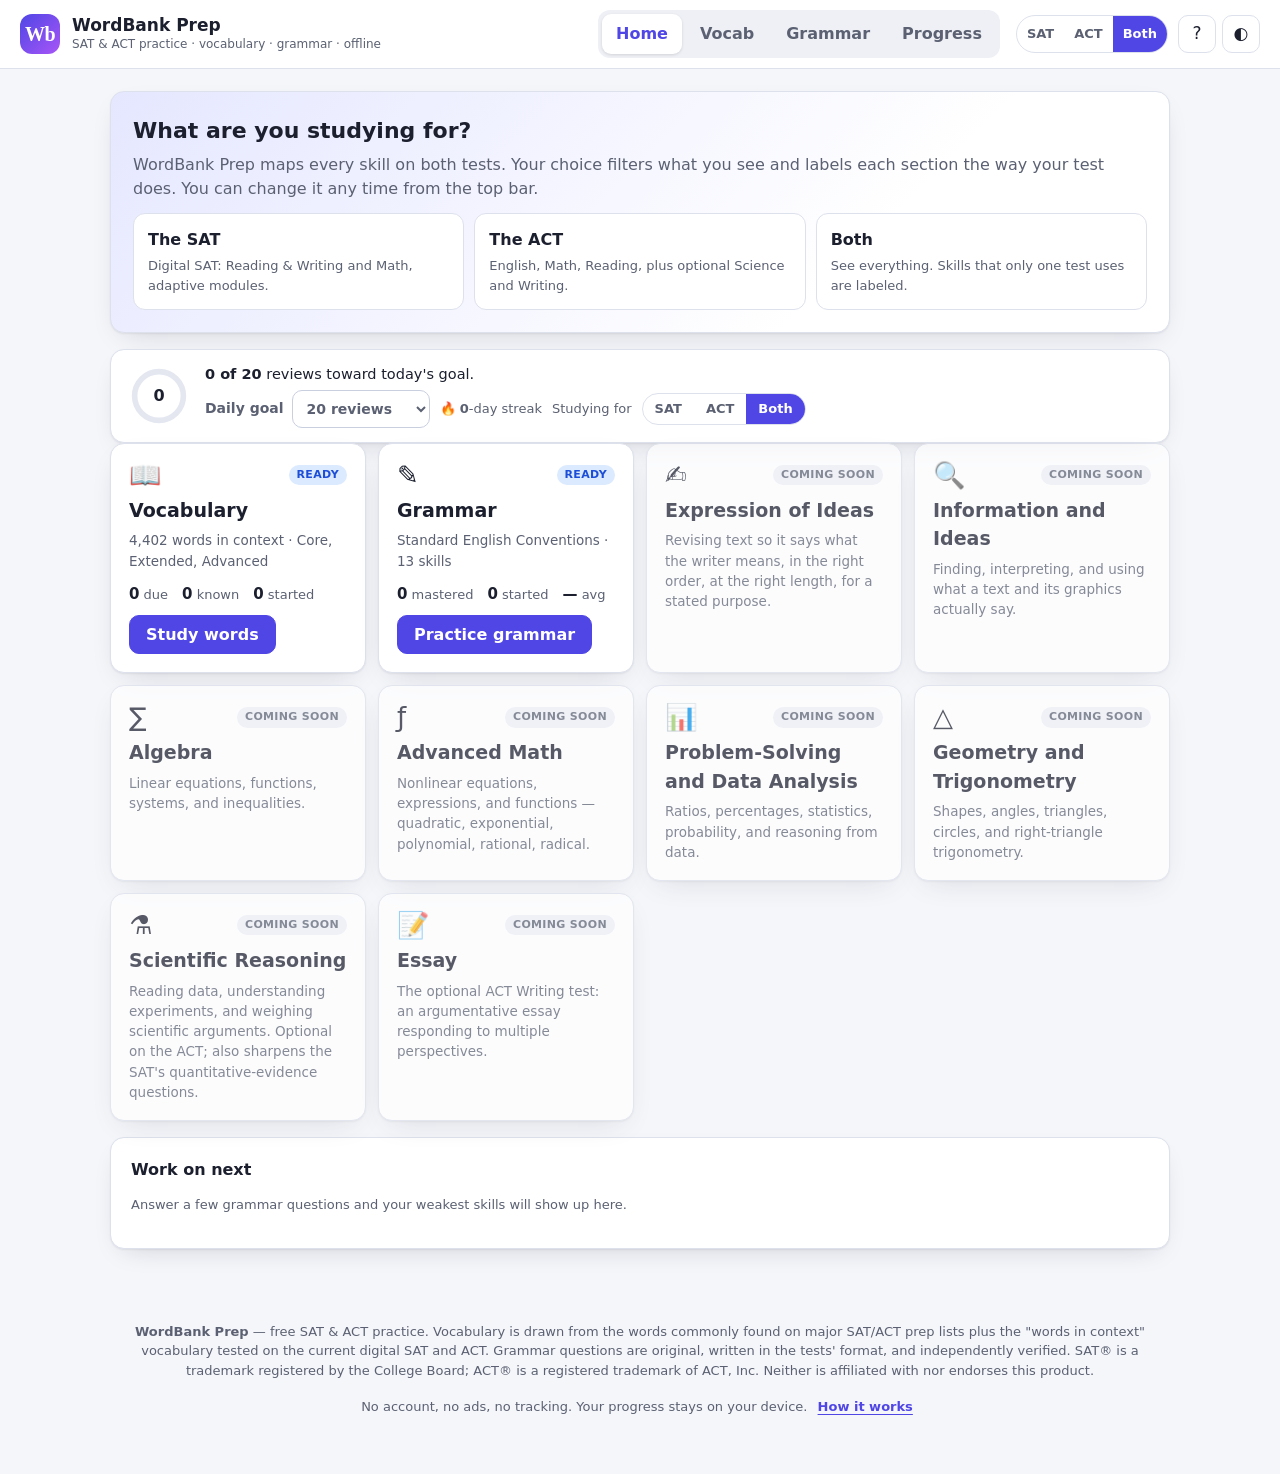
<file: index.html>
<!DOCTYPE html>
<html lang="en">
<head>
<meta charset="utf-8">
<meta name="viewport" content="width=device-width, initial-scale=1, viewport-fit=cover">
<title>WordBank Prep — SAT &amp; ACT Practice</title>
<meta name="description" content="Free SAT and ACT practice: 4,402 vocabulary words with spaced-repetition flashcards, 431 verified grammar questions with worked explanations, quizzes, and a matching game. Installs on your phone and works offline.">
<link rel="canonical" href="https://corychixson.github.io/wordbank-prep/">
<meta name="theme-color" content="#ffffff" id="themeColor">
<meta name="color-scheme" content="light dark">
<meta property="og:type" content="website">
<meta property="og:title" content="WordBank Prep — SAT &amp; ACT Practice">
<meta property="og:description" content="4,402 vocabulary words and 431 verified grammar questions with worked explanations. Spaced-repetition flashcards, skill drills, quizzes. Free, installs on your phone, works offline.">
<meta property="og:url" content="https://corychixson.github.io/wordbank-prep/">
<meta property="og:image" content="https://corychixson.github.io/wordbank-prep/og-image.png">
<meta property="og:image:width" content="1200">
<meta property="og:image:height" content="630">
<meta name="twitter:card" content="summary_large_image">
<meta name="twitter:title" content="WordBank Prep — SAT &amp; ACT Practice">
<meta name="twitter:description" content="4,402 words, 431 verified grammar questions, spaced repetition, quizzes. Free and works offline.">
<meta name="twitter:image" content="https://corychixson.github.io/wordbank-prep/og-image.png">
<link rel="manifest" href="manifest.webmanifest">
<link rel="icon" href="favicon.ico" sizes="any">
<link rel="icon" href="icon.svg" type="image/svg+xml">
<link rel="apple-touch-icon" href="apple-touch-icon.png">
<meta name="apple-mobile-web-app-capable" content="yes">
<meta name="apple-mobile-web-app-status-bar-style" content="default">
<meta name="apple-mobile-web-app-title" content="WordBank">
<meta name="mobile-web-app-capable" content="yes">
<meta name="format-detection" content="telephone=no">
<link rel="stylesheet" href="app.css?v=53917fcc3f">
<script defer src="app.js?v=53917fcc3f"></script>
<script type="application/ld+json">
{"@context":"https://schema.org","@type":"WebApplication","name":"WordBank Prep","url":"https://corychixson.github.io/wordbank-prep/","applicationCategory":"EducationalApplication","operatingSystem":"Any","offers":{"@type":"Offer","price":"0","priceCurrency":"USD"},"description":"SAT and ACT practice: 4,402 vocabulary words with spaced repetition and 431 verified grammar questions with worked explanations."}
</script>
</head>
<body>
<div id="splash"><div class="splash-inner"><div class="splash-logo">Wb</div><h1>WordBank Prep</h1><p>SAT &amp; ACT practice</p><div class="splash-dots"><i></i><i></i><i></i></div></div></div>
<a class="skip" href="#main">Skip to content</a>

<div class="statusbars">
  <div class="statusbar offline" id="offlineBar" hidden>You're offline — everything you've opened still works, and your progress is saved on this device.</div>
  <div class="statusbar update" id="updateBar" hidden>A new version is ready. <button class="linkbtn" id="updateBtn">Refresh now</button></div>
</div>

<header class="topbar">
  <div class="brand">
    <div class="logo" aria-hidden="true">Wb</div>
    <div><h1>WordBank Prep</h1><p class="sub">SAT &amp; ACT practice · vocabulary · grammar · offline</p></div>
  </div>
  <nav class="tabs" role="tablist" aria-label="Sections">
    <button class="tab active" role="tab" data-view="home" aria-selected="true">Home</button>
    <button class="tab" role="tab" data-view="vocab" aria-selected="false">Vocab</button>
    <button class="tab" role="tab" data-view="grammar" aria-selected="false">Grammar</button>
    <button class="tab" role="tab" data-view="progress" aria-selected="false">Progress</button>
  </nav>
  <div class="topbar-actions">
    <div class="seg focus-seg" role="group" aria-label="Studying for"><button data-focus="sat">SAT</button><button data-focus="act">ACT</button><button data-focus="both" class="on">Both</button></div>
    <button class="btn sm install" id="installBtn" hidden>⤓ Install app</button>
    <button class="iconbtn" id="helpBtn" aria-label="Help" title="Help">?</button>
    <button class="iconbtn" id="themeToggle" aria-label="Toggle dark mode" title="Toggle dark mode">◐</button>
  </div>
</header>

<main id="main">

  <!-- ================= HOME ================= -->
  <section id="view-home" class="view active" role="tabpanel">
    <div class="welcome" id="onboard">
      <h2>What are you studying for?</h2>
      <p>WordBank Prep maps every skill on both tests. Your choice filters what you see and labels each section the way your test does. You can change it any time from the top bar.</p>
      <div class="startgrid">
        <button class="startcard" data-focus="sat"><b>The SAT</b><span>Digital SAT: Reading &amp; Writing and Math, adaptive modules.</span></button>
        <button class="startcard" data-focus="act"><b>The ACT</b><span>English, Math, Reading, plus optional Science and Writing.</span></button>
        <button class="startcard" data-focus="both"><b>Both</b><span>See everything. Skills that only one test uses are labeled.</span></button>
      </div>
    </div>

    <div class="panel install-card" id="installCard" hidden>
      <div class="row between">
        <div><h2>Put WordBank on your home screen</h2><p class="lead">Install it once and it opens full-screen with its own icon — and keeps working with no internet, so you can study on the bus.</p></div>
        <div class="row"><button class="btn primary" id="installCardBtn">Install app</button><button class="btn ghost sm" id="installDismiss">Not now</button></div>
      </div>
    </div>

    <div class="panel goalpanel" id="goalPanel">
      <div class="goalwrap">
        <div class="goalring" id="goalRing"></div>
        <div class="grow">
          <div id="goalLabel" class="goaltext"></div>
          <div class="row"><label class="opt small">Daily goal
            <select class="sel sm" id="goalSel"><option value="10">10 reviews</option><option value="20">20 reviews</option><option value="30">30 reviews</option><option value="50">50 reviews</option><option value="100">100 reviews</option></select>
          </label><span class="small muted" id="homeStreak"></span><span class="small muted">Studying for</span><div class="seg focus-seg-home" role="group" aria-label="Studying for"><button data-focus="sat">SAT</button><button data-focus="act">ACT</button><button data-focus="both" class="on">Both</button></div></div>
        </div>
      </div>
    </div>

    <div class="dgrid" id="domainGrid"></div>
    <div class="panel" id="homeWeak"></div>
  </section>

  <!-- ================= VOCAB ================= -->
  <section id="view-vocab" class="view" role="tabpanel">
    <nav class="subtabs" aria-label="Vocabulary modes">
      <button class="vtab active" data-sub="flashcards">Flashcards</button>
      <button class="vtab" data-sub="quiz">Quiz</button>
      <button class="vtab" data-sub="match">Match</button>
      <button class="vtab" data-sub="list">Word list</button>
    </nav>

    <section class="filterbar" aria-label="Word filters" id="filterbar">
      <button class="chip ftoggle" id="filterToggle" aria-expanded="false" aria-controls="filterbar">Filters ▾</button>
      <div class="fgroup" id="tierChips">
        <span class="flabel">Tier</span>
        <button class="chip t1 on" data-tier="1" aria-pressed="true">Core <span class="n" data-count="t1"></span></button>
        <button class="chip t2 on" data-tier="2" aria-pressed="true">Extended <span class="n" data-count="t2"></span></button>
        <button class="chip t3 on" data-tier="3" aria-pressed="true">Advanced <span class="n" data-count="t3"></span></button>
      </div>
      <div class="fgroup popwrap">
        <button class="chip" id="letterBtn" aria-haspopup="true" aria-expanded="false">Letters: <span id="letterLbl">All</span> ▾</button>
        <div class="popover" id="letterPop" hidden>
          <div class="row" id="letterRow"></div>
          <div class="row"><button class="btn sm" data-letters="all">All</button><button class="btn sm" data-letters="none">None</button><span class="muted small">Tip: pick a few letters to study in alphabetical chunks.</span></div>
        </div>
      </div>
      <div class="fgroup popwrap">
        <button class="chip" id="moreBtn" aria-haspopup="true" aria-expanded="false">More ▾</button>
        <div class="popover" id="morePop" hidden>
          <div class="poptitle">Part of speech</div>
          <div class="row" id="posRow"><button class="chip on" data-pos="adj" aria-pressed="true">Adjectives</button><button class="chip on" data-pos="n" aria-pressed="true">Nouns</button><button class="chip on" data-pos="v" aria-pressed="true">Verbs</button><button class="chip on" data-pos="other" aria-pressed="true">Other</button></div>
          <div class="poptitle">Your progress</div>
          <div class="row" id="statusRow"><button class="chip on" data-status="new" aria-pressed="true">New</button><button class="chip on" data-status="learning" aria-pressed="true">Learning</button><button class="chip on" data-status="known" aria-pressed="true">Known</button><button class="chip on" data-status="mastered" aria-pressed="true">Mastered</button></div>
        </div>
      </div>
      <div class="fcount"><b id="filterCount">0</b> words for <span id="focusLbl">SAT &amp; ACT</span> · <button class="linkbtn" id="resetFilters">Reset filters</button></div>
    </section>

    <!-- flashcards -->
    <div class="vsub active" id="vsub-flashcards">
      <div class="welcome" id="welcome">
        <h2>Where would you like to start?</h2>
        <p>Every word a student is likely to meet on the major SAT and ACT vocabulary lists, sorted into three priority tiers. Pick a starting point — you can change it any time in the filter bar.</p>
        <div class="startgrid">
          <button class="startcard" data-start="1"><b>Start with Core</b><span><span data-count="t1"></span> highest-frequency words tested again and again. Master these first.</span></button>
          <button class="startcard" data-start="12"><b>Core + Extended</b><span><span data-count="t12"></span> words — the full set found on standard prep lists.</span></button>
          <button class="startcard" data-start="123"><b>Everything</b><span><span data-count="all"></span> words including advanced vocabulary for top scorers.</span></button>
        </div>
      </div>
      <div class="panel fc-setup" id="fcSetup">
        <h2>Flashcards</h2>
        <p class="lead">Flip the card, then rate how well you knew it. Words you miss come back sooner; words you know come back later.</p>
        <div class="row">
          <label class="opt">Deck<select class="sel" id="fcDeck"><option value="smart">Smart review (due words + new words)</option><option value="new">New words only</option><option value="due">Due for review</option><option value="missed">Words I've missed</option><option value="all">Everything selected (shuffled)</option></select></label>
          <label class="opt">Session size<select class="sel" id="fcSize"><option value="10">10 cards</option><option value="20" selected>20 cards</option><option value="30">30 cards</option><option value="50">50 cards</option><option value="100">100 cards</option><option value="all">All</option></select></label>
          <label class="opt">Front of card<select class="sel" id="fcFront"><option value="word">Word</option><option value="def">Definition</option><option value="ex">Example sentence</option></select></label>
          <button class="btn primary lg" id="fcStart">Start session</button>
        </div>
        <div class="deckinfo" id="fcDeckInfo"></div>
      </div>
      <div class="fc-stage" id="fcStage" hidden>
        <div class="fc-progress"><span id="fcCounter">1 / 20</span><div class="pbar"><div id="fcBar"></div></div><span id="fcQueueInfo"></span><button class="btn sm ghost" id="fcEnd">End session</button></div>
        <div class="cardwrap">
          <div class="card" id="fcCard" tabindex="0" role="button" aria-label="Flashcard. Press space or click to flip. Swipe right if you knew it, left if you missed it.">
            <div class="swipe-tint" id="swipeHint"></div>
            <div class="card-inner"><div class="card-face front" id="fcFrontFace"></div><div class="card-face back" id="fcBackFace"></div></div>
          </div>
        </div>
        <div class="fc-actions"><button class="rate again" id="rateAgain">Missed it <kbd>1</kbd></button><button class="rate hard" id="rateHard">Hard <kbd>2</kbd></button><button class="rate good" id="rateGood">Got it <kbd>3</kbd></button></div>
        <div class="fc-secondary"><button class="btn sm ghost" id="fcFlip">Flip <kbd>Space</kbd></button><button class="btn sm ghost" id="fcUndo">Undo</button><button class="btn sm ghost" id="fcSkip">Skip</button><label class="opt"><input type="checkbox" id="fcAuto"> Auto-flip after 3s</label></div>
        <p class="swipetip">Tap the card to flip · swipe <b>right</b> if you knew it, <b>left</b> if you missed it</p>
      </div>
      <div class="panel fc-summary" id="fcSummary" hidden>
        <h2>Session complete</h2><p class="lead" id="fcSummaryLead"></p><div class="stats" id="fcStats"></div><div id="fcMissed"></div>
        <div class="row"><button class="btn primary" id="fcAgain">Start another session</button><button class="btn" id="fcReviewMissed">Review the words I missed</button></div>
      </div>
    </div>

    <!-- quiz -->
    <div class="vsub" id="vsub-quiz">
      <div class="panel" id="qSetup">
        <h2>Vocabulary quiz</h2>
        <p class="lead">Pick the word that fits a sentence, or match words and meanings. Answers you miss are flagged for review in Flashcards.</p>
        <div class="row">
          <label class="opt">Question type<select class="sel" id="qType"><option value="mixed">Mixed</option><option value="blank">Fill in the blank (sentence)</option><option value="d2w">Definition → word</option><option value="w2d">Word → definition</option></select></label>
          <label class="opt">Questions<select class="sel" id="qCount"><option value="10" selected>10</option><option value="20">20</option><option value="30">30</option><option value="50">50</option></select></label>
          <label class="opt">Words<select class="sel" id="qPool"><option value="filtered">All selected words</option><option value="studied">Words I've studied</option><option value="missed">Words I've missed</option></select></label>
          <button class="btn primary lg" id="qStart">Start quiz</button>
        </div>
        <div class="deckinfo" id="qInfo"></div>
        <hr class="sep">
        <div class="row between challenge-row">
          <div><h3 class="ch-h">Challenge a friend</h3><p class="lead" style="margin:0">You take the quiz first, then send a link. Your friend gets the <b>exact same questions</b> and sees who won. No account needed — it works over text or AirDrop.</p></div>
          <button class="btn primary" id="chStart">Create a challenge</button>
        </div>
      </div>
      <div class="panel" id="qStage" hidden>
        <div class="q-head"><span id="qProgress">Question 1 of 10</span><span class="score" id="qScore">Score: 0</span><button class="btn sm ghost" id="qQuit">Quit</button></div>
        <div class="q-type" id="qTypeLbl"></div><div class="q-prompt" id="qPrompt"></div><div class="opts" id="qOpts"></div><div id="qFeedback" hidden></div>
        <div class="row" style="margin-top:14px;justify-content:flex-end"><button class="btn primary" id="qNext" hidden>Next <kbd>Enter</kbd></button></div>
      </div>
      <div class="panel" id="qSummary" hidden>
        <h2>Quiz results</h2><div class="bigscore" id="qBig"></div><p class="lead" id="qSummaryLead"></p><div id="qMissedWrap"></div>
        <div class="row" style="margin-top:14px"><button class="btn primary" id="qRetryMissed">Retry missed questions</button><button class="btn" id="qNew">New quiz</button><button class="btn" id="chStartQuiz">Challenge a friend</button></div>
      </div>
    </div>

    <!-- match -->
    <div class="vsub" id="vsub-match">
      <div class="panel" id="mSetup">
        <h2>Matching game</h2><p class="lead">Match each word to its definition as fast as you can. Tap a word, then its meaning.</p>
        <div class="row">
          <label class="opt">Pairs<select class="sel" id="mPairs"><option value="4">4</option><option value="6" selected>6</option><option value="8">8</option><option value="10">10</option></select></label>
          <label class="opt">Words<select class="sel" id="mPool"><option value="filtered">All selected words</option><option value="studied">Words I've studied</option><option value="missed">Words I've missed</option></select></label>
          <button class="btn primary lg" id="mStart">Start game</button>
        </div>
        <div class="deckinfo" id="mBest"></div>
      </div>
      <div class="panel" id="mStage" hidden>
        <div class="m-head"><span>⏱ <b id="mTimer">0.0s</b></span><span>Mistakes: <b id="mMistakes">0</b></span><span>Matched: <b id="mMatched">0</b>/<span id="mTotal">6</span></span><button class="btn sm ghost" id="mQuit">Quit</button></div>
        <div class="m-board"><div class="m-col" id="mWords"></div><div class="m-col" id="mDefs"></div></div>
      </div>
      <div class="panel" id="mSummary" hidden>
        <h2>Nice work!</h2><p class="lead" id="mSummaryLead"></p><div id="mReview"></div>
        <div class="row" style="margin-top:14px"><button class="btn primary" id="mAgain">Play again</button><button class="btn" id="mBack">Change settings</button></div>
      </div>
    </div>

    <!-- list -->
    <div class="vsub" id="vsub-list">
      <div class="panel">
        <div class="row between"><div><h2>Word list</h2><p class="lead" id="listLead">Browse, search, and mark words. Filters above apply here too.</p></div><div class="row"><button class="btn sm" id="exportCsv">Export CSV</button><button class="btn sm" id="printList">Print list</button></div></div>
        <div class="list-tools">
          <div class="search"><span class="ico">⌕</span><input class="inp" type="search" id="searchBox" placeholder="Search words, definitions, synonyms…" aria-label="Search words"></div>
          <label class="opt">Sort<select class="sel" id="sortSel"><option value="az">A → Z</option><option value="tier">Priority (Core first)</option><option value="status">Progress (weakest first)</option><option value="recent">Recently studied</option></select></label>
          <label class="opt">Per page<select class="sel" id="pageSize"><option value="50">50</option><option value="100" selected>100</option><option value="250">250</option></select></label>
          <button class="btn sm ghost" id="expandAll">Expand all</button>
        </div>
        <div class="wl" id="wordList"></div><div class="pager" id="pager"></div>
      </div>
    </div>
  </section>

  <!-- ================= GRAMMAR ================= -->
  <section id="view-grammar" class="view" role="tabpanel">
    <div id="grOverview">
      <div class="panel">
        <div class="row between"><div><h2>Grammar — Standard English Conventions</h2><p class="lead" id="grLead"></p></div><span class="badge lv-solid">431 verified questions</span></div>
        <p class="deckinfo" id="grInfo"></p>
        <div class="row" style="margin-top:6px"><span class="flabel">Weakest right now</span><span id="grWeak" class="row"></span></div>
        <hr class="sep">
        <div class="row">
          <label class="opt">Practice<select class="sel" id="drMode"><option value="weakest">My weakest skills</option><option value="mixed">Mixed — all skills</option><option value="skill">One skill</option><option value="missed">Questions I've missed</option></select></label>
          <label class="opt" id="drSkillWrap" hidden>Skill<select class="sel" id="drSkill"></select></label>
          <label class="opt">Questions<select class="sel" id="drCount"><option value="5">5</option><option value="10" selected>10</option><option value="15">15</option><option value="20">20</option></select></label>
          <label class="opt">Difficulty<select class="sel" id="drDiff"><option value="all">Mixed</option><option value="1">Easier</option><option value="23">Medium and harder</option><option value="3">Hardest only</option></select></label>
          <button class="btn primary lg" id="drStart">Start practice</button>
        </div>
      </div>
      <div class="panel"><h2>Skills</h2><p class="lead">Tap a skill to practice it. Mastery reflects your recent accuracy, weighted toward harder questions.</p><div class="skillgrid" id="grSkills"></div></div>
    </div>

    <div class="panel" id="drStage" hidden>
      <div class="q-head"><span id="drProgress">Question 1 of 10</span><span class="score" id="drScore">Score: 0</span><button class="btn sm ghost" id="drQuit">Quit</button></div>
      <div class="q-type" id="drSkillLbl"></div>
      <p class="dr-prompt" id="drPrompt"></p>
      <div class="q-prompt dr-stem" id="drStem"></div>
      <div class="opts" id="drOpts"></div>
      <div id="drFeedback" hidden></div>
      <div class="row" style="margin-top:14px;justify-content:flex-end"><button class="btn primary" id="drNext" hidden>Next <kbd>Enter</kbd></button></div>
    </div>

    <div class="panel" id="drSummary" hidden>
      <h2>Practice results</h2><div class="bigscore" id="drBig"></div><p class="lead" id="drSummaryLead"></p>
      <div id="drBySkill"></div><div id="drMissedWrap"></div>
      <div class="row" style="margin-top:14px"><button class="btn primary" id="drAgain">Another set</button><button class="btn" id="drRetryMissed">Retry the ones I missed</button><button class="btn ghost" id="drBack">Back to skills</button></div>
    </div>
  </section>

  <!-- ================= PROGRESS ================= -->
  <section id="view-progress" class="view" role="tabpanel">
    <div class="panel">
      <h2>Your progress</h2><p class="lead" id="storageNote"></p>
      <div class="pg-grid" id="pgCards"></div>
      <hr class="sep"><h3 style="margin:0 0 4px">Vocabulary by tier</h3><div id="pgTiers"></div>
      <div class="legend"><span><i class="c-mastered"></i>Mastered</span><span><i class="c-known"></i>Known</span><span><i class="c-learning"></i>Learning</span><span><i class="c-new"></i>Not started</span></div>
      <hr class="sep"><div id="pgSkills"></div>
      <hr class="sep"><div class="row between"><div class="streak" id="pgStreak"></div><div id="pgQuiz" class="small muted"></div></div>
      <div id="pgPlan" class="notice info" style="margin-top:14px"></div>
      <hr class="sep">
      <div class="row"><button class="btn" id="exportProgress">Back up progress (JSON)</button><label class="btn" for="importProgress">Restore from backup</label><input type="file" id="importProgress" accept="application/json" hidden><button class="btn danger" id="resetProgress">Reset all progress</button></div>
      <p class="small muted" style="margin-top:10px">Progress lives on this device only — nothing is uploaded and no account is needed. Use <b>Back up</b> to move it to another phone or computer.</p>
    </div>
  </section>
</main>

<nav class="bnav" aria-label="Sections">
  <button class="bnav-btn active" data-view="home"><svg viewBox="0 0 24 24" aria-hidden="true"><path d="M3 11.5 12 4l9 7.5"/><path d="M5.5 10.5V20h13v-9.5"/><path d="M10 20v-5h4v5"/></svg><span>Home</span></button>
  <button class="bnav-btn" data-view="vocab"><svg viewBox="0 0 24 24" aria-hidden="true"><rect x="3" y="6" width="14" height="12" rx="2"/><path d="M7 3h12a2 2 0 0 1 2 2v11"/></svg><span>Vocab</span></button>
  <button class="bnav-btn" data-view="grammar"><svg viewBox="0 0 24 24" aria-hidden="true"><path d="M4 20h16"/><path d="m6 16 9.5-9.5a2.1 2.1 0 0 1 3 3L9 19H6z"/></svg><span>Grammar</span></button>
  <button class="bnav-btn" data-view="progress"><svg viewBox="0 0 24 24" aria-hidden="true"><path d="M4 19V10M10 19V5M16 19v-6M22 19H2"/></svg><span>Progress</span></button>
</nav>

<footer>
  <p><b>WordBank Prep</b> — free SAT &amp; ACT practice. Vocabulary is drawn from the words commonly found on major SAT/ACT prep lists plus the "words in context" vocabulary tested on the current digital SAT and ACT. Grammar questions are original, written in the tests' format, and independently verified. SAT® is a trademark registered by the College Board; ACT® is a registered trademark of ACT, Inc. Neither is affiliated with nor endorses this product.</p>
  <p>No account, no ads, no tracking. Your progress stays on your device. <button class="linkbtn" id="footerHelp">How it works</button></p>
</footer>

<div id="modalRoot"></div>
<div class="toast" id="toast" role="status" aria-live="polite"></div>
</body>
</html>
</file>
<file: app.css>
/* ============================================================
   SAT & ACT Vocabulary Builder — styles
   ============================================================ */
:root{
  --bg:#f5f6fa; --surface:#ffffff; --surface-2:#eef0f6; --surface-3:#e4e7f0;
  --text:#1b1f2e; --muted:#5b6172; --border:#dde1ec; --border-strong:#c9cfdf;
  --primary:#4f46e5; --primary-600:#4338ca; --primary-soft:#e5e7ff; --on-primary:#ffffff;
  --success:#15803d; --success-soft:#dcfce7; --danger:#b91c1c; --danger-soft:#fee2e2;
  --warn:#b45309; --warn-soft:#fef3c7;
  --tier1:#0f766e; --tier1-soft:#ccfbf1; --tier2:#1d4ed8; --tier2-soft:#dbeafe; --tier3:#7e22ce; --tier3-soft:#f3e8ff;
  --radius:14px; --radius-sm:9px;
  --shadow:0 1px 2px rgba(16,24,40,.06),0 10px 28px -14px rgba(16,24,40,.22);
  --serif:"Iowan Old Style","Palatino Linotype",Palatino,"Book Antiqua",Georgia,serif;
  --sans:system-ui,-apple-system,"Segoe UI",Roboto,"Helvetica Neue",Arial,sans-serif;
  --mono:ui-monospace,SFMono-Regular,Menlo,Consolas,monospace;
}
[data-theme="dark"]{
  --bg:#0e1016; --surface:#171a24; --surface-2:#1e2230; --surface-3:#272c3d;
  --text:#e8eaf1; --muted:#9aa2b8; --border:#2a3042; --border-strong:#3a4159;
  --primary:#8b93ff; --primary-600:#6f78f5; --primary-soft:#2a2f5c; --on-primary:#0e1016;
  --success:#4ade80; --success-soft:#14532d; --danger:#f87171; --danger-soft:#7f1d1d;
  --warn:#fbbf24; --warn-soft:#78350f;
  --tier1:#5eead4; --tier1-soft:#134e4a; --tier2:#93c5fd; --tier2-soft:#1e3a8a; --tier3:#d8b4fe; --tier3-soft:#581c87;
  --shadow:0 1px 2px rgba(0,0,0,.45),0 10px 28px -14px rgba(0,0,0,.7);
}
*{box-sizing:border-box}
html{-webkit-text-size-adjust:100%}
body{margin:0;background:var(--bg);color:var(--text);font-family:var(--sans);font-size:16px;line-height:1.5;min-height:100vh}
button,input,select{font:inherit;color:inherit}
button{cursor:pointer}
button:disabled{cursor:not-allowed;opacity:.55}
a{color:var(--primary)}
kbd{font-family:var(--mono);font-size:.72em;padding:1px 6px;border:1px solid var(--border-strong);border-bottom-width:2px;border-radius:5px;background:var(--surface-2);color:var(--muted)}
.skip{position:absolute;left:-999px;top:0;background:var(--primary);color:#fff;padding:8px 12px;z-index:100}
.skip:focus{left:8px;top:8px}
:focus-visible{outline:3px solid var(--primary);outline-offset:2px}
[hidden]{display:none !important}
.sr-only{position:absolute;width:1px;height:1px;overflow:hidden;clip:rect(0 0 0 0);white-space:nowrap}

/* ---------- Top bar ---------- */
.topbar{position:sticky;top:0;z-index:20;background:var(--surface);border-bottom:1px solid var(--border);display:flex;align-items:center;gap:16px;padding:10px 20px;flex-wrap:wrap}
.brand{display:flex;align-items:center;gap:12px;min-width:0}
.logo{width:40px;height:40px;border-radius:12px;background:linear-gradient(135deg,var(--primary),#a855f7);color:#fff;display:grid;place-items:center;font-family:var(--serif);font-weight:700;font-size:20px;letter-spacing:-.5px;flex:none}
.brand h1{font-size:17px;margin:0;line-height:1.2;font-weight:700}
.brand .sub{margin:0;font-size:12px;color:var(--muted)}
.tabs{display:flex;gap:4px;margin-left:auto;background:var(--surface-2);padding:4px;border-radius:12px;flex-wrap:wrap}
.tab{border:0;background:transparent;padding:8px 14px;border-radius:9px;font-weight:600;color:var(--muted);white-space:nowrap}
.tab:hover{color:var(--text)}
.tab.active{background:var(--surface);color:var(--primary);box-shadow:0 1px 3px rgba(0,0,0,.12)}
.topbar-actions{display:flex;gap:6px;margin-left:auto}
.tabs + .topbar-actions{margin-left:0}
.ftoggle{display:none}
.iconbtn{border:1px solid var(--border);background:var(--surface);border-radius:10px;width:38px;height:38px;display:grid;place-items:center;font-size:17px}
.iconbtn:hover{background:var(--surface-2)}

/* ---------- Filter bar ---------- */
.filterbar{background:var(--surface);border-bottom:1px solid var(--border);padding:10px 20px;display:flex;flex-wrap:wrap;gap:8px 14px;align-items:center;font-size:14px}
.fgroup{display:flex;align-items:center;gap:6px;flex-wrap:wrap}
.flabel{color:var(--muted);font-weight:600;font-size:12px;text-transform:uppercase;letter-spacing:.04em;margin-right:2px}
.chip{border:1px solid var(--border);background:var(--surface);border-radius:999px;padding:5px 11px;font-size:13px;font-weight:600;color:var(--muted);display:inline-flex;align-items:center;gap:6px;line-height:1.2}
.chip:hover{border-color:var(--border-strong);color:var(--text)}
.chip.on{background:var(--primary-soft);border-color:var(--primary);color:var(--primary)}
.chip.on.t1{background:var(--tier1-soft);border-color:var(--tier1);color:var(--tier1)}
.chip.on.t2{background:var(--tier2-soft);border-color:var(--tier2);color:var(--tier2)}
.chip.on.t3{background:var(--tier3-soft);border-color:var(--tier3);color:var(--tier3)}
.chip .n{font-weight:500;opacity:.8;font-size:12px}
.seg{display:inline-flex;border:1px solid var(--border);border-radius:999px;overflow:hidden;background:var(--surface)}
.seg button{border:0;background:transparent;padding:5px 12px;font-size:13px;font-weight:600;color:var(--muted)}
.seg button.on{background:var(--primary);color:var(--on-primary)}
.fcount{margin-left:auto;font-weight:600;color:var(--text)}
.fcount b{color:var(--primary)}
.linkbtn{border:0;background:none;color:var(--primary);font-weight:600;padding:4px 6px;text-decoration:underline;text-underline-offset:3px}
.linkbtn:hover{color:var(--primary-600)}
.popwrap{position:relative}
.popover{position:absolute;top:calc(100% + 6px);left:0;z-index:30;background:var(--surface);border:1px solid var(--border);border-radius:12px;box-shadow:var(--shadow);padding:12px;min-width:280px}
.popover .row{display:flex;flex-wrap:wrap;gap:6px;margin-bottom:8px}
.popover .row:last-child{margin-bottom:0}
.letterchip{width:34px;height:32px;padding:0;justify-content:center;border-radius:8px}
.poptitle{font-size:12px;font-weight:700;color:var(--muted);text-transform:uppercase;letter-spacing:.04em;margin:8px 0 6px}
.poptitle:first-child{margin-top:0}

/* ---------- Layout ---------- */
main{max-width:1100px;margin:0 auto;padding:22px 20px 60px}
.view{display:none}
.view.active{display:block}
.panel{background:var(--surface);border:1px solid var(--border);border-radius:var(--radius);box-shadow:var(--shadow);padding:20px}
.panel + .panel{margin-top:16px}
.panel h2{margin:0 0 4px;font-size:20px}
.panel .lead{margin:0 0 14px;color:var(--muted);font-size:14px}
.row{display:flex;flex-wrap:wrap;gap:10px;align-items:center}
.row.between{justify-content:space-between}
.grow{flex:1}
.btn{border:1px solid var(--border-strong);background:var(--surface);border-radius:10px;padding:9px 16px;font-weight:600;display:inline-flex;align-items:center;gap:8px;line-height:1.2}
.btn:hover{background:var(--surface-2)}
.btn.primary{background:var(--primary);border-color:var(--primary);color:var(--on-primary)}
.btn.primary:hover{background:var(--primary-600);border-color:var(--primary-600)}
.btn.ghost{border-color:transparent;background:transparent;color:var(--muted)}
.btn.ghost:hover{background:var(--surface-2);color:var(--text)}
.btn.sm{padding:6px 11px;font-size:13px;border-radius:8px}
.btn.lg{padding:12px 22px;font-size:17px;border-radius:12px}
.btn.danger{color:var(--danger);border-color:var(--danger)}
.btn.danger:hover{background:var(--danger-soft)}
select.sel,input.inp{border:1px solid var(--border-strong);border-radius:10px;padding:8px 10px;background:var(--surface);min-height:38px}
label.opt{display:inline-flex;gap:6px;align-items:center;font-size:14px;color:var(--muted);font-weight:600}
label.opt select{margin-left:2px}
.badge{display:inline-block;font-size:11px;font-weight:700;letter-spacing:.03em;text-transform:uppercase;padding:2px 8px;border-radius:999px;line-height:1.5}
.badge.t1{background:var(--tier1-soft);color:var(--tier1)}
.badge.t2{background:var(--tier2-soft);color:var(--tier2)}
.badge.t3{background:var(--tier3-soft);color:var(--tier3)}
.badge.test{background:var(--surface-2);color:var(--muted)}
.badge.st-new{background:var(--surface-2);color:var(--muted)}
.badge.st-learning{background:var(--warn-soft);color:var(--warn)}
.badge.st-known{background:var(--tier2-soft);color:var(--tier2)}
.badge.st-mastered{background:var(--success-soft);color:var(--success)}
.pos{font-style:italic;color:var(--muted)}
.muted{color:var(--muted)}
.small{font-size:13px}
.notice{background:var(--warn-soft);color:var(--warn);border-radius:10px;padding:10px 14px;font-size:14px;margin-bottom:14px}
.notice.info{background:var(--primary-soft);color:var(--primary)}
.empty{padding:36px 20px;text-align:center;color:var(--muted)}
.empty h3{margin:0 0 6px;color:var(--text)}
hr.sep{border:0;border-top:1px solid var(--border);margin:16px 0}

/* ---------- Welcome ---------- */
.welcome{background:linear-gradient(135deg,var(--primary-soft),transparent 70%),var(--surface);border:1px solid var(--border);border-radius:var(--radius);padding:22px;margin-bottom:16px;box-shadow:var(--shadow)}
.welcome h2{margin:0 0 6px;font-size:22px}
.welcome p{margin:0 0 12px;color:var(--muted)}
.startgrid{display:grid;grid-template-columns:repeat(auto-fit,minmax(200px,1fr));gap:10px;margin-top:10px}
.startcard{text-align:left;border:1px solid var(--border);border-radius:12px;padding:14px;background:var(--surface);display:flex;flex-direction:column;gap:4px}
.startcard:hover{border-color:var(--primary);box-shadow:var(--shadow)}
.startcard b{font-size:16px}
.startcard span{font-size:13px;color:var(--muted)}

/* ---------- Flashcards ---------- */
.fc-setup .row{margin-bottom:8px}
.fc-stage{margin-top:16px}
.fc-progress{display:flex;align-items:center;gap:12px;font-size:13px;color:var(--muted);margin-bottom:12px;flex-wrap:wrap}
.pbar{flex:1;height:8px;background:var(--surface-3);border-radius:99px;overflow:hidden;min-width:120px}
.pbar > div{height:100%;background:linear-gradient(90deg,var(--primary),#a855f7);width:0;transition:width .3s}
.card{perspective:1400px;width:100%;max-width:720px;margin:0 auto;height:380px;cursor:pointer;outline-offset:6px;border-radius:20px}
.card-inner{position:relative;width:100%;height:100%;transition:transform .55s cubic-bezier(.2,.7,.2,1);transform-style:preserve-3d}
.card.flipped .card-inner{transform:rotateY(180deg)}
.card-face{position:absolute;inset:0;backface-visibility:hidden;-webkit-backface-visibility:hidden;background:var(--surface);border:1px solid var(--border);border-radius:20px;box-shadow:var(--shadow);padding:28px 30px;display:flex;flex-direction:column;align-items:center;justify-content:center;text-align:center;overflow:auto}
.card-face.back{transform:rotateY(180deg);align-items:stretch;text-align:left;justify-content:flex-start}
.back-body{margin:auto 0;display:flex;flex-direction:column;gap:12px;padding-top:26px}
.card-face .topline{position:absolute;top:14px;left:16px;right:16px;display:flex;justify-content:space-between;align-items:center;font-size:12px;color:var(--muted)}
.card .word{font-family:var(--serif);font-size:clamp(34px,6vw,54px);font-weight:600;letter-spacing:-.5px;line-height:1.1;margin:0}
.card .word.small{font-size:30px;margin-top:14px}
.card .pos{font-size:16px;margin-top:6px}
.card .hint{position:absolute;bottom:14px;color:var(--muted);font-size:13px}
.card .def{font-size:20px;line-height:1.45}
.card .ex{color:var(--muted);font-size:16px;font-style:italic;border-left:3px solid var(--primary-soft);padding-left:12px}
.card .ex b{color:var(--text);font-style:normal}
.card .syn{font-size:14px;color:var(--muted)}
.card .syn b{color:var(--text)}
.card .front .def-front{font-size:24px;line-height:1.4;max-width:600px}
.fc-actions{display:flex;justify-content:center;gap:12px;margin-top:18px;flex-wrap:wrap}
.rate{border:1px solid var(--border-strong);border-radius:12px;padding:12px 20px;font-weight:700;font-size:15px;min-width:140px;background:var(--surface);display:inline-flex;align-items:center;justify-content:center;gap:8px}
.rate.again{color:var(--danger);border-color:var(--danger)}
.rate.again:hover{background:var(--danger-soft)}
.rate.hard{color:var(--warn);border-color:var(--warn)}
.rate.hard:hover{background:var(--warn-soft)}
.rate.good{color:var(--success);border-color:var(--success)}
.rate.good:hover{background:var(--success-soft)}
.fc-secondary{display:flex;justify-content:center;gap:8px;margin-top:12px;flex-wrap:wrap;align-items:center;font-size:13px;color:var(--muted)}
.fc-summary .stats{display:grid;grid-template-columns:repeat(auto-fit,minmax(130px,1fr));gap:10px;margin:14px 0}
.stat{background:var(--surface-2);border-radius:12px;padding:12px 14px}
.stat b{display:block;font-size:26px;line-height:1.1}
.stat span{font-size:12px;color:var(--muted);text-transform:uppercase;letter-spacing:.04em;font-weight:600}
.stat.good b{color:var(--success)} .stat.bad b{color:var(--danger)} .stat.warn b{color:var(--warn)}
.deckinfo{font-size:13px;color:var(--muted);margin-top:6px}

/* ---------- Quiz ---------- */
.q-prompt{background:var(--surface-2);border-radius:14px;padding:22px 24px;font-size:20px;line-height:1.5;margin:14px 0}
.q-prompt .qword{font-family:var(--serif);font-size:40px;font-weight:600}
.blank{display:inline-block;min-width:110px;border-bottom:2px solid var(--primary);margin:0 4px;text-align:center;font-weight:700;color:var(--primary);vertical-align:baseline}
.q-type{font-size:12px;text-transform:uppercase;letter-spacing:.06em;font-weight:700;color:var(--muted)}
.opts{display:grid;grid-template-columns:1fr;gap:10px}
@media(min-width:720px){.opts.two{grid-template-columns:1fr 1fr}}
.opt-btn{text-align:left;border:1px solid var(--border-strong);background:var(--surface);border-radius:12px;padding:12px 14px;display:flex;gap:12px;align-items:flex-start;font-size:16px;line-height:1.4}
.opt-btn:hover:not(:disabled){border-color:var(--primary);background:var(--primary-soft)}
.opt-btn .key{flex:none;width:26px;height:26px;border-radius:8px;background:var(--surface-2);display:grid;place-items:center;font-size:13px;font-weight:700;color:var(--muted)}
.opt-btn.correct{border-color:var(--success);background:var(--success-soft)}
.opt-btn.wrong{border-color:var(--danger);background:var(--danger-soft)}
.opt-btn:disabled{opacity:1}
.opt-btn:disabled:not(.correct):not(.wrong){opacity:.55}
.feedback{margin-top:14px;padding:14px 16px;border-radius:12px;font-size:15px}
.feedback.ok{background:var(--success-soft);color:var(--success)}
.feedback.bad{background:var(--danger-soft);color:var(--danger)}
.feedback .exp{color:var(--text);margin-top:6px}
.feedback .exp i{color:var(--muted)}
.q-head{display:flex;justify-content:space-between;align-items:center;font-size:14px;color:var(--muted);flex-wrap:wrap;gap:8px}
.score{font-weight:700;color:var(--text)}
.missed-list{margin:10px 0 0;padding:0;list-style:none}
.missed-list li{padding:10px 0;border-top:1px solid var(--border)}
.missed-list b{font-family:var(--serif);font-size:18px}
.bigscore{font-size:52px;font-weight:800;line-height:1;margin:8px 0}
.bigscore small{font-size:18px;color:var(--muted);font-weight:600}

/* ---------- Match ---------- */
.m-head{display:flex;justify-content:space-between;align-items:center;font-size:14px;color:var(--muted);margin-bottom:12px;flex-wrap:wrap;gap:8px}
.m-board{display:grid;grid-template-columns:1fr 1fr;gap:10px;align-items:stretch}
.m-col{display:contents}
.m-col:first-child > .tile{grid-column:1}
.m-col:last-child > .tile{grid-column:2}
.tile{border:1px solid var(--border-strong);background:var(--surface);border-radius:12px;padding:12px 14px;text-align:left;font-size:15px;line-height:1.35;min-height:58px;display:flex;align-items:center;transition:transform .12s,opacity .3s}
.tile.wordtile{font-family:var(--serif);font-size:20px;font-weight:600;justify-content:center;text-align:center}
.tile:hover:not(:disabled){border-color:var(--primary)}
.tile.sel{border-color:var(--primary);background:var(--primary-soft);box-shadow:0 0 0 2px var(--primary-soft)}
.tile.done{opacity:.35;border-style:dashed;pointer-events:none}
.tile.shake{animation:shake .35s;border-color:var(--danger);background:var(--danger-soft)}
@keyframes shake{0%,100%{transform:translateX(0)}25%{transform:translateX(-5px)}75%{transform:translateX(5px)}}
.tile.pop{animation:pop .35s}
@keyframes pop{0%{transform:scale(1)}50%{transform:scale(1.04)}100%{transform:scale(1)}}
@media(max-width:560px){.tile{font-size:13px;padding:10px}.tile.wordtile{font-size:17px}}

/* ---------- Word list ---------- */
.list-tools{display:flex;flex-wrap:wrap;gap:10px;align-items:center;margin-bottom:12px}
.search{flex:1;min-width:220px;position:relative}
.search input{width:100%;padding-left:36px}
.search .ico{position:absolute;left:12px;top:50%;transform:translateY(-50%);color:var(--muted)}
.wl{border-top:1px solid var(--border)}
.wrow{border-bottom:1px solid var(--border)}
.wrow-head{display:grid;grid-template-columns:minmax(150px,220px) 1fr auto;gap:10px 16px;align-items:baseline;padding:10px 6px;cursor:pointer;width:100%;background:none;border:0;text-align:left}
.wrow-head:hover{background:var(--surface-2)}
.wrow-head .w{font-family:var(--serif);font-size:19px;font-weight:600}
.wrow-head .w .pos{font-family:var(--sans);font-size:13px;margin-left:6px}
.wrow-head .d{color:var(--text)}
.wrow-head .badges{display:flex;gap:6px;align-items:center;flex-wrap:wrap;justify-content:flex-end}
.wrow-body{padding:0 6px 14px 6px;display:grid;grid-template-columns:minmax(150px,220px) 1fr;gap:10px 16px}
.wrow-body .ex{color:var(--muted);font-style:italic;margin:0 0 6px}
.wrow-body .ex b{color:var(--text);font-style:normal}
.wrow-body .syn{font-size:14px;color:var(--muted)}
.wrow-body .acts{grid-column:2;display:flex;gap:6px;flex-wrap:wrap;margin-top:8px}
@media(max-width:640px){.wrow-head{grid-template-columns:1fr auto}.wrow-head .d{grid-column:1 / -1}.wrow-body{grid-template-columns:1fr}.wrow-body .acts{grid-column:1}}
.pager{display:flex;justify-content:center;align-items:center;gap:8px;margin-top:14px;font-size:14px;color:var(--muted);flex-wrap:wrap}
.status-dot{display:inline-block;width:9px;height:9px;border-radius:50%;background:var(--border-strong);margin-right:8px;vertical-align:middle}
.status-dot.learning{background:var(--warn)} .status-dot.known{background:var(--tier2)} .status-dot.mastered{background:var(--success)}
mark{background:var(--warn-soft);color:inherit;border-radius:3px;padding:0 1px}

/* ---------- Progress ---------- */
.pg-grid{display:grid;grid-template-columns:repeat(auto-fit,minmax(150px,1fr));gap:12px}
.tierbar{margin:12px 0}
.tierbar .lbl{display:flex;justify-content:space-between;font-size:14px;margin-bottom:5px}
.tierbar .bar{height:12px;background:var(--surface-3);border-radius:99px;overflow:hidden;display:flex}
.tierbar .bar i{display:block;height:100%}
.legend{display:flex;gap:14px;flex-wrap:wrap;font-size:13px;color:var(--muted);margin-top:8px}
.legend i{display:inline-block;width:12px;height:12px;border-radius:3px;margin-right:6px;vertical-align:-1px}
.c-mastered{background:var(--success)} .c-known{background:var(--tier2)} .c-learning{background:var(--warn)} .c-new{background:var(--surface-3)}
.streak{font-size:15px}
.streak b{font-size:28px}

/* ---------- Modal / toast ---------- */
.modal-bg{position:fixed;inset:0;background:rgba(10,12,20,.55);z-index:50;display:flex;align-items:center;justify-content:center;padding:20px}
.modal{background:var(--surface);border-radius:16px;max-width:640px;width:100%;max-height:85vh;overflow:auto;padding:24px;box-shadow:var(--shadow);border:1px solid var(--border)}
.modal h2{margin-top:0}
.modal h3{margin:18px 0 6px;font-size:16px}
.modal p,.modal li{font-size:15px;color:var(--text)}
.toast{position:fixed;left:50%;bottom:calc(24px + var(--bnav-h) + var(--sab) + var(--bnav-shift, 0px));transform:translateX(-50%) translateY(20px);background:var(--text);color:var(--bg);padding:10px 16px;border-radius:10px;font-size:14px;font-weight:600;opacity:0;transition:.25s;z-index:60;pointer-events:none;box-shadow:var(--shadow)}
.toast.show{opacity:1;transform:translateX(-50%) translateY(0)}
footer{max-width:1100px;margin:0 auto;padding:0 20px 40px;color:var(--muted);font-size:13px;text-align:center}

/* ---------- Responsive ---------- */
@media(max-width:820px){
  .topbar{position:static;padding:8px 12px;gap:8px}
  .brand{flex:1;min-width:0}
  .brand h1{font-size:14.5px;white-space:nowrap;overflow:hidden;text-overflow:ellipsis}
  .logo{width:32px;height:32px;font-size:16px;border-radius:9px}
  .iconbtn{width:32px;height:32px;font-size:15px}
  .tabs{order:3;width:100%;margin-left:0;flex-wrap:nowrap;overflow-x:auto;justify-content:space-between}
  .tabs + .topbar-actions{margin-left:auto}
  .tab{padding:7px 6px;font-size:12.5px;flex:1 1 auto;text-align:center}
  .brand .sub{display:none}
  .filterbar{padding:8px 12px;gap:8px 12px}
  .ftoggle{display:inline-flex}
  .filterbar:not(.open) .fgroup{display:none}
  .filterbar .fcount{width:auto;margin-left:auto;font-size:13px}
  main{padding:14px 12px 50px}
  .panel{padding:16px}
  .card{height:min(400px,48vh);height:min(400px,46svh)}
  .card-face{padding:22px 18px}
  .card .word.small{font-size:26px}
  .card .def{font-size:18px}
  .card .ex{font-size:14.5px}
  .card .syn{font-size:13px}
  .card .front .def-front{font-size:20px}
  .rate{min-width:0;flex:1;padding:12px 6px;font-size:14px}
  .rate kbd{display:none}
}
@media(prefers-reduced-motion:reduce){.card-inner{transition:none}.tile{transition:none}}
@media print{
  .topbar,.filterbar,.list-tools,.pager,.fc-setup,footer,.wrow-body .acts{display:none !important}
  main{max-width:none;padding:0}
  .panel{border:0;box-shadow:none;padding:0}
  .wrow-body{display:grid !important}
}

/* ============================================================
   App shell additions: splash, status bars, bottom nav, goal,
   swipe feedback, install card, safe areas
   ============================================================ */
:root{ --sat:env(safe-area-inset-top,0px); --sab:env(safe-area-inset-bottom,0px); --sal:env(safe-area-inset-left,0px); --sar:env(safe-area-inset-right,0px); --bnav-h:0px; }
html{overscroll-behavior-y:none}
body{overscroll-behavior-y:none}
button,.tab,.chip,.tile,.opt-btn,.bnav-btn{touch-action:manipulation;-webkit-tap-highlight-color:transparent}

/* ---------- Splash ---------- */
#splash{position:fixed;inset:0;z-index:200;background:var(--bg);display:grid;place-items:center;transition:opacity .3s ease}
#splash.gone{opacity:0;pointer-events:none}
.splash-inner{text-align:center;padding:24px}
.splash-logo{width:76px;height:76px;margin:0 auto 16px;border-radius:22px;background:linear-gradient(135deg,var(--primary),#a855f7);color:#fff;display:grid;place-items:center;font-family:var(--serif);font-weight:700;font-size:36px;box-shadow:var(--shadow)}
.splash-inner h1{font-size:22px;margin:0 0 4px;color:var(--text)}
.splash-inner p{margin:0;color:var(--muted);font-size:14px}
.splash-err{margin:14px auto 16px !important;max-width:420px;color:var(--danger) !important;font-size:14.5px;line-height:1.5}
.splash-dots{display:flex;gap:6px;justify-content:center;margin-top:18px}
.splash-dots i{width:8px;height:8px;border-radius:50%;background:var(--primary);opacity:.3;animation:sdot 1.1s infinite}
.splash-dots i:nth-child(2){animation-delay:.15s}.splash-dots i:nth-child(3){animation-delay:.3s}
@keyframes sdot{0%,100%{opacity:.25;transform:scale(.85)}50%{opacity:1;transform:scale(1)}}

/* ---------- Status bars ---------- */
.statusbars{position:sticky;top:0;z-index:40}
.statusbar{padding:8px 16px;font-size:13.5px;font-weight:600;text-align:center;padding-top:calc(8px + var(--sat))}
.statusbar.offline{background:var(--warn-soft);color:var(--warn)}
.statusbar.update{background:var(--primary);color:var(--on-primary)}
.statusbar.update .linkbtn{color:inherit}

/* ---------- Install ---------- */
.btn.install{border-color:var(--primary);color:var(--primary);font-weight:700;white-space:nowrap}
.btn.install:hover{background:var(--primary-soft)}
.install-card{border-color:var(--primary);background:linear-gradient(135deg,var(--primary-soft),transparent 65%),var(--surface)}
.install-card h2{font-size:17px}
.install-card .lead{margin-bottom:0;max-width:56ch}

/* ---------- Daily goal ---------- */
.goalpanel{padding:14px 18px}
.goalwrap{display:flex;align-items:center;gap:16px}
.goalring{position:relative;width:60px;height:60px;flex:none}
.goalring svg{width:60px;height:60px;transform:rotate(-90deg)}
.goalring circle{fill:none;stroke-width:6;stroke-linecap:round}
.goalring .track{stroke:var(--surface-3)}
.goalring .fill{stroke:var(--primary);transition:stroke-dashoffset .5s ease}
.goalring .fill.done{stroke:var(--success)}
.goal-num{position:absolute;inset:0;display:grid;place-items:center;font-weight:800;font-size:16px;color:var(--text)}
.goaltext{font-size:14.5px;margin-bottom:4px}

/* ---------- Swipe feedback ---------- */
.cardwrap{position:relative}
.card{position:relative;user-select:none;-webkit-user-select:none;touch-action:pan-y}
.swipe-tint{position:absolute;inset:0;border-radius:20px;z-index:5;pointer-events:none;opacity:0;display:grid;place-items:center;font-weight:800;font-size:26px;letter-spacing:.02em;text-transform:uppercase;transition:opacity .12s}
.swipe-tint.right{background:rgba(21,128,61,.14);color:var(--success);box-shadow:inset 0 0 0 3px var(--success)}
.swipe-tint.left{background:rgba(185,28,28,.14);color:var(--danger);box-shadow:inset 0 0 0 3px var(--danger)}
.swipe-tint.up{background:rgba(180,83,9,.14);color:var(--warn);box-shadow:inset 0 0 0 3px var(--warn)}
.swipetip{display:none;text-align:center;color:var(--muted);font-size:12.5px;margin:14px 0 0}

/* ---------- Bottom nav (phones) ---------- */
.bnav{display:none;position:fixed;left:0;right:0;bottom:0;z-index:45;transform:translateY(calc(-1 * var(--bnav-shift, 0px)));background:var(--surface);border-top:1px solid var(--border);padding:4px 4px calc(4px + var(--sab));box-shadow:0 -2px 14px rgba(16,24,40,.07)}
[data-theme="dark"] .bnav{box-shadow:0 -2px 14px rgba(0,0,0,.4)}
.bnav-btn{flex:1;border:0;background:none;display:flex;flex-direction:column;align-items:center;gap:2px;padding:7px 2px 5px;color:var(--muted);font-size:10.5px;font-weight:700;border-radius:10px;min-width:0}
.bnav-btn svg{width:23px;height:23px;fill:none;stroke:currentColor;stroke-width:1.8;stroke-linecap:round;stroke-linejoin:round}
.bnav-btn.active{color:var(--primary)}
.bnav-btn.active svg{stroke-width:2.2}

@media(max-width:820px){
  .bnav{display:flex}
  :root{--bnav-h:62px}
  main{padding-bottom:calc(24px + var(--bnav-h) + var(--sab) + var(--bnav-shift, 0px))}
  footer{padding-bottom:calc(24px + var(--bnav-h) + var(--sab) + var(--bnav-shift, 0px))}
  .tabs{display:none}
  .topbar{padding-top:calc(8px + var(--sat));padding-left:calc(12px + var(--sal));padding-right:calc(12px + var(--sar))}
  .filterbar{padding-left:calc(12px + var(--sal));padding-right:calc(12px + var(--sar))}
  .swipetip{display:block}
  .goalpanel{padding:12px 14px}
  .goalring,.goalring svg{width:52px;height:52px}
  .install-card .row.between{flex-direction:column;align-items:flex-start;gap:10px}
  .install-card .row.between > .row{width:100%}
  .install-card .row.between > .row .btn.primary{flex:1}
}
@media(min-width:821px){ .btn.install{display:inline-flex} }

/* ---------- Standalone (installed app) ---------- */
html.standalone .topbar{position:static}
html.standalone footer{font-size:12px;opacity:.85}
html.standalone .skip{display:none}

/* ---------- Print ---------- */
@media print{ .bnav,.statusbars,#splash,.goalpanel,.install-card,.swipetip{display:none !important} }

button,.tab,.chip,.tile,.opt-btn,.bnav-btn{-webkit-tap-highlight-color:transparent}

/* ---------- Challenges ---------- */
.challenge-row{gap:14px;align-items:center}
.challenge-row .lead{max-width:62ch;font-size:14px}
.ch-h{margin:0 0 4px;font-size:16px}
.ch-box{margin-top:14px;background:var(--surface-2);border:1px solid var(--border);border-radius:14px;padding:16px}
.ch-box h3{margin:0 0 10px;font-size:16px}
.ch-box .row{margin-top:10px}
.ch-name{display:flex;flex-direction:column;align-items:flex-start;gap:5px;font-size:13px}
.ch-name .inp{width:min(240px,100%)}
.ch-url{width:100%;margin-top:10px;font-size:12.5px;color:var(--muted);font-family:var(--mono)}
.ch-vs{display:grid;grid-template-columns:1fr auto 1fr;align-items:center;gap:10px;text-align:center;margin-bottom:6px}
.ch-side{background:var(--surface);border:2px solid var(--border);border-radius:14px;padding:12px 8px}
.ch-side span{display:block;font-size:12.5px;color:var(--muted);font-weight:700;text-transform:uppercase;letter-spacing:.04em;overflow:hidden;text-overflow:ellipsis;white-space:nowrap}
.ch-side b{font-size:38px;line-height:1.15;display:block}
.ch-side.win{border-color:var(--success);background:var(--success-soft)}
.ch-side.win b{color:var(--success)}
.ch-mid{color:var(--muted);font-weight:800;font-size:13px}
@media(max-width:820px){
  .challenge-row{flex-direction:column;align-items:stretch}
  .challenge-row .btn{width:100%;justify-content:center}
  .ch-box .row .btn{flex:1;justify-content:center;white-space:nowrap;padding-left:10px;padding-right:10px}
}

html.kb-open .bnav{display:none}

.ch-box .row{flex-wrap:nowrap}
@media(max-width:400px){ .ch-box .row .btn{font-size:14px} }

/* ============================================================
   Platform additions: sub-tabs, focus selector, home cards,
   skill mastery, drills
   ============================================================ */
.vsub{display:none}
.vsub.active{display:block}
.subtabs{display:flex;gap:4px;background:var(--surface-2);padding:4px;border-radius:12px;margin-bottom:12px;overflow-x:auto}
.vtab{flex:1;border:0;background:transparent;padding:8px 10px;border-radius:9px;font-weight:600;color:var(--muted);white-space:nowrap}
.vtab.active{background:var(--surface);color:var(--primary);box-shadow:0 1px 3px rgba(0,0,0,.12)}
.filterbar{border:1px solid var(--border);border-radius:12px;margin-bottom:14px}
.focus-seg button{padding:6px 10px}
.topbar-actions .focus-seg{margin-right:4px}
.dgrid{display:grid;grid-template-columns:repeat(auto-fit,minmax(240px,1fr));gap:12px;margin-bottom:16px}
.dcard{background:var(--surface);border:1px solid var(--border);border-radius:var(--radius);box-shadow:var(--shadow);padding:18px;display:flex;flex-direction:column;gap:6px}
.dcard.ready{cursor:pointer}
.dcard.ready:hover{border-color:var(--primary)}
.dcard.soon{opacity:.72}
.dcard h3{margin:2px 0 0;font-size:19px}
.dcard p{margin:0;font-size:13.5px}
.dcard-top{display:flex;justify-content:space-between;align-items:center}
.dicon{font-size:26px;line-height:1}
.dstats{display:flex;gap:14px;font-size:13px;color:var(--muted);margin:6px 0 4px}
.dstats b{color:var(--text);font-size:15px}
.dcard .btn{align-self:flex-start;margin-top:auto}
.skillgrid{display:grid;grid-template-columns:repeat(auto-fill,minmax(260px,1fr));gap:12px 18px;margin-top:8px}
.skillrow{padding:6px 0}
.skillrow-head{display:flex;justify-content:space-between;align-items:center;gap:8px;margin-bottom:5px}
.skillname{font-weight:600;font-size:14.5px}
.skillbar{height:8px;background:var(--surface-3);border-radius:99px;overflow:hidden}
.skillbar i{display:block;height:100%;border-radius:99px;background:var(--primary);transition:width .4s}
.skillbar i.lv-mastered{background:var(--success)} .skillbar i.lv-solid{background:var(--tier2)} .skillbar i.lv-needs-work{background:var(--danger)} .skillbar i.lv-learning{background:var(--warn)}
.skillmeta{font-size:12.5px;color:var(--muted);margin-top:4px}
.linkbtn.sm{font-size:12.5px;padding:0 2px}
.badge.lv-new{background:var(--surface-2);color:var(--muted)} .badge.lv-learning{background:var(--warn-soft);color:var(--warn)} .badge.lv-needs-work{background:var(--danger-soft);color:var(--danger)} .badge.lv-solid{background:var(--tier2-soft);color:var(--tier2)} .badge.lv-mastered{background:var(--success-soft);color:var(--success)}
.domainblock{margin-top:8px}
.domainblock h3{margin:6px 0 2px;font-size:16px}
.dr-prompt{font-size:13.5px;color:var(--muted);margin:10px 0 0;font-weight:600}
.dr-stem{font-family:var(--serif);font-size:19px;line-height:1.6}
.dr-stem mark.fill{background:var(--success-soft);color:var(--success);font-weight:700;padding:0 4px;border-radius:5px}
.feedback .why{margin-top:10px}
.feedback .why summary{cursor:pointer;font-weight:600;color:var(--text)}
.feedback .why ul{margin:8px 0 0;padding-left:18px;color:var(--text)}
.feedback .why li{margin:4px 0}
.tbl{width:100%;border-collapse:collapse;font-size:14px;margin-top:8px}
.tbl th,.tbl td{text-align:left;padding:8px 6px;border-bottom:1px solid var(--border)}
.tbl th{color:var(--muted);font-size:12px;text-transform:uppercase;letter-spacing:.04em}
details.missed{border-top:1px solid var(--border);padding:10px 0}
details.missed summary{cursor:pointer;font-family:var(--serif);font-size:16px;line-height:1.5}
details.missed .exp{margin-top:8px;color:var(--muted);font-size:14px}
#homeWeak h3{margin:0 0 8px;font-size:16px}
@media(max-width:820px){
  .topbar-actions .focus-seg{display:none}
  .dgrid{grid-template-columns:1fr 1fr}
  .dcard{padding:14px}
  .dcard h3{font-size:17px}
  .dstats{gap:10px;flex-wrap:wrap}
  .skillgrid{grid-template-columns:1fr}
  .dr-stem{font-size:17px}
  .filterbar{border:0;border-radius:0;margin:0 -12px 12px;border-bottom:1px solid var(--border)}
}
@media(max-width:480px){ .dgrid{grid-template-columns:1fr} }
</file>
